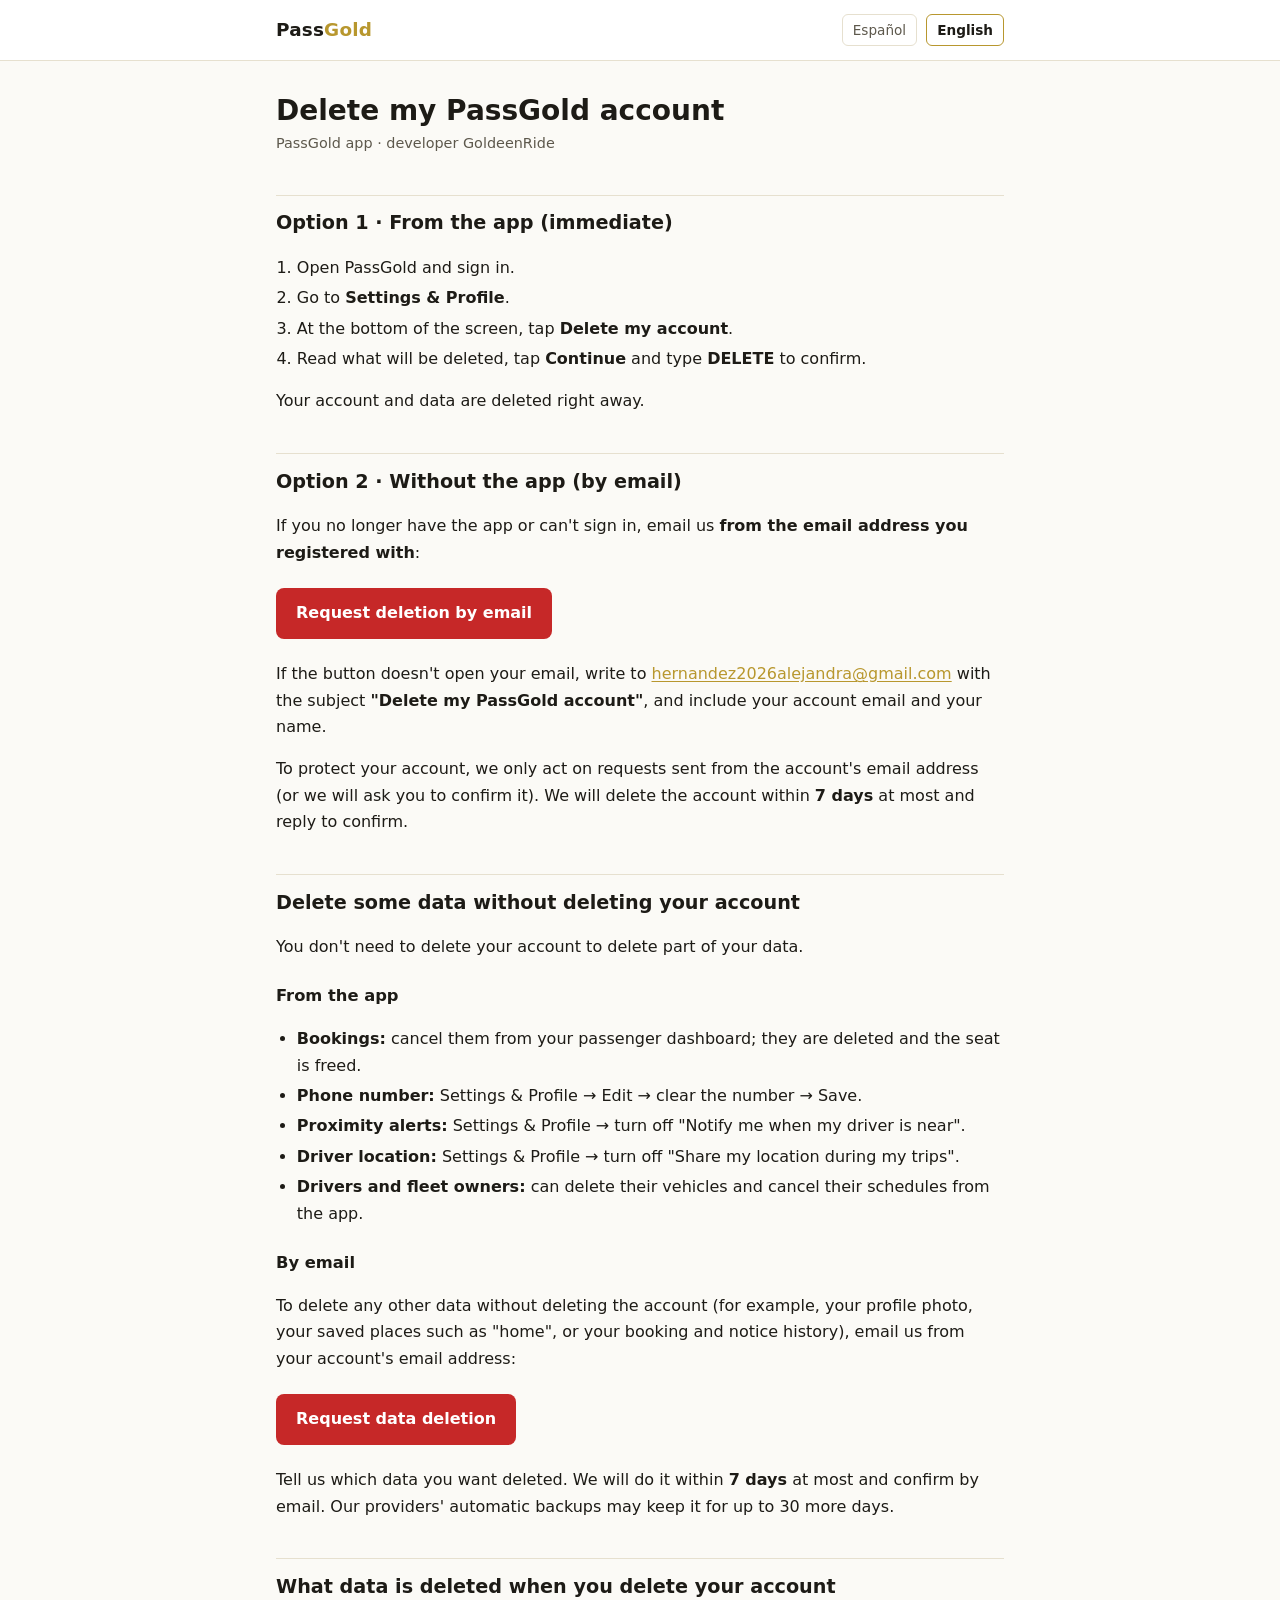
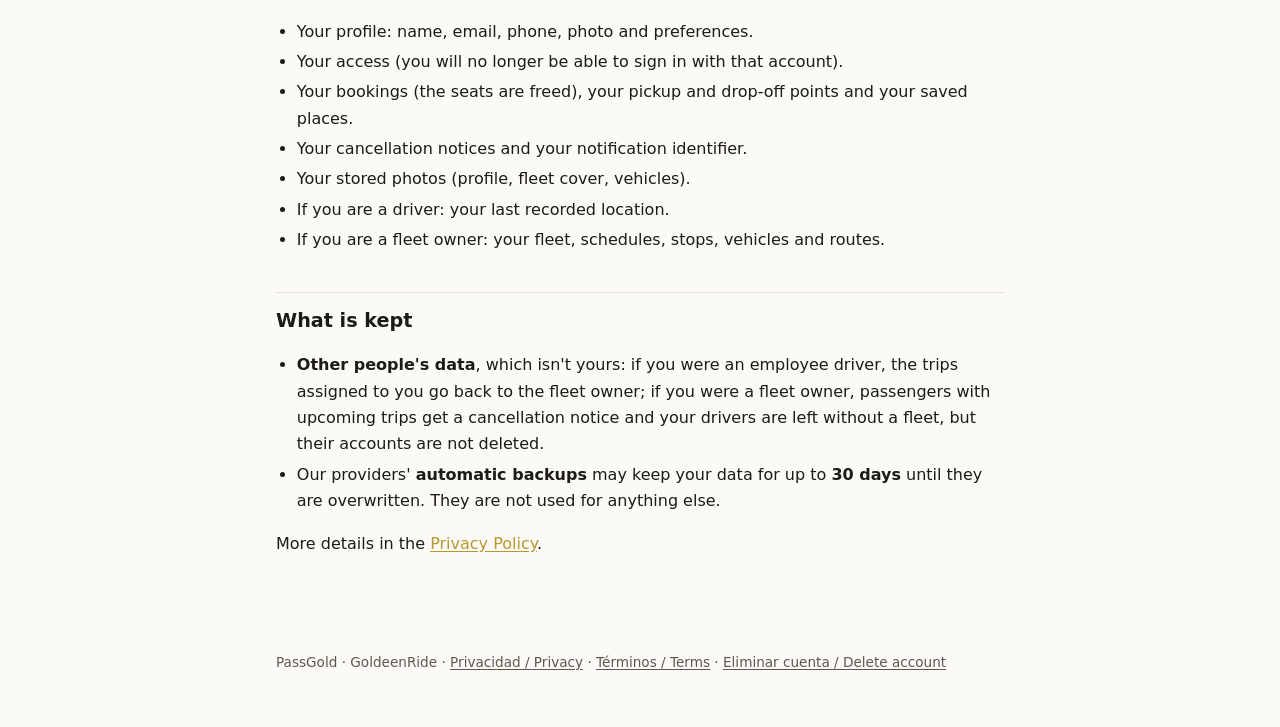
<file: eliminar-cuenta.html>
<!doctype html>
<html lang="es" data-lang="es" data-title-es="Eliminar mi cuenta · PassGold" data-title-en="Delete my account · PassGold">
<head>
<meta charset="utf-8">
<meta name="viewport" content="width=device-width, initial-scale=1">
<title>Eliminar mi cuenta · PassGold</title>
<meta name="description" content="Cómo eliminar tu cuenta de PassGold (GoldeenRide) o solo algunos datos. / How to delete your PassGold (GoldeenRide) account or just some data.">
<link rel="stylesheet" href="estilos.css">
</head>
<body>
<header>
  <div class="barra">
    <a class="marca" href="index.html">Pass<span>Gold</span></a>
    <nav class="idioma" aria-label="Idioma / Language">
      <button type="button" data-lang="es" aria-pressed="true">Español</button>
      <button type="button" data-lang="en" aria-pressed="false">English</button>
    </nav>
  </div>
</header>

<!-- ============================ ESPAÑOL ============================ -->
<main lang="es">
  <h1>Eliminar mi cuenta de PassGold</h1>
  <p class="fecha">App PassGold · desarrolladora GoldeenRide</p>

  <h2>Opción 1 · Desde la app (inmediato)</h2>
  <ol>
    <li>Abre PassGold e inicia sesión.</li>
    <li>Ve a <strong>Ajustes y Perfil</strong>.</li>
    <li>Al final de la pantalla, toca <strong>Eliminar mi cuenta</strong>.</li>
    <li>Lee lo que se va a borrar, toca <strong>Continuar</strong> y escribe <strong>ELIMINAR</strong> para confirmar.</li>
  </ol>
  <p>Tu cuenta y tus datos se borran en ese momento.</p>

  <h2>Opción 2 · Sin la app (por correo)</h2>
  <p>Si ya no tienes la app instalada o no puedes entrar, envíanos un correo <strong>desde el correo con el que te registraste</strong>:</p>
  <p><a class="boton" href="mailto:hernandez2026alejandra@gmail.com?subject=Eliminar%20mi%20cuenta%20de%20PassGold&amp;body=Hola%2C%20quiero%20eliminar%20mi%20cuenta%20de%20PassGold%20y%20todos%20mis%20datos.%0A%0ACorreo%20de%20la%20cuenta%3A%20%0ANombre%3A%20">Pedir la eliminación por correo</a></p>
  <p>Si el botón no abre tu correo, escribe a <a href="mailto:hernandez2026alejandra@gmail.com">hernandez2026alejandra@gmail.com</a> con el asunto <strong>"Eliminar mi cuenta de PassGold"</strong>, e indica el correo de tu cuenta y tu nombre.</p>
  <p>Para proteger tu cuenta, solo atendemos pedidos enviados desde el correo de la cuenta (o te pediremos confirmarlo). Eliminaremos la cuenta en un plazo máximo de <strong>7 días</strong> y te responderemos para confirmarlo.</p>

  <h2 id="borrar-datos">Borrar algunos datos sin eliminar tu cuenta</h2>
  <p>No hace falta eliminar la cuenta para borrar parte de tus datos.</p>
  <h3>Desde la app</h3>
  <ul>
    <li><strong>Reservas:</strong> cancélalas desde tu panel de pasajero; se borran y el asiento queda libre.</li>
    <li><strong>Teléfono:</strong> Ajustes y Perfil → Editar → borra el número → Guardar.</li>
    <li><strong>Avisos de cercanía:</strong> Ajustes y Perfil → apaga "Avisarme cuando mi chofer esté cerca".</li>
    <li><strong>Ubicación del chofer:</strong> Ajustes y Perfil → apaga "Compartir mi ubicación en mis viajes".</li>
    <li><strong>Choferes y dueños de flota:</strong> pueden borrar sus vehículos y cancelar sus horarios desde la app.</li>
  </ul>
  <h3>Por correo</h3>
  <p>Para borrar cualquier otro dato sin eliminar la cuenta (por ejemplo, tu foto de perfil, tus lugares guardados como "casa", o tu historial de reservas y avisos), escríbenos desde el correo de tu cuenta:</p>
  <p><a class="boton" href="mailto:hernandez2026alejandra@gmail.com?subject=Borrar%20datos%20de%20mi%20cuenta%20de%20PassGold&amp;body=Hola%2C%20quiero%20borrar%20estos%20datos%20sin%20eliminar%20mi%20cuenta%3A%0A%0A-%20%0A%0ACorreo%20de%20la%20cuenta%3A%20">Pedir que se borren datos</a></p>
  <p>Indica qué datos quieres borrar. Lo haremos en un plazo máximo de <strong>7 días</strong> y te confirmaremos por correo. Las copias de seguridad automáticas de nuestros proveedores pueden conservarlos hasta 30 días más.</p>

  <h2>Qué datos se borran al eliminar la cuenta</h2>
  <ul>
    <li>Tu perfil: nombre, correo, teléfono, foto y preferencias.</li>
    <li>Tu acceso (ya no podrás iniciar sesión con esa cuenta).</li>
    <li>Tus reservas (los asientos quedan libres), tus puntos de recogida y bajada y tus lugares guardados.</li>
    <li>Tus avisos de cancelación y tu identificador de notificaciones.</li>
    <li>Tus fotos guardadas (perfil, portada de flota, vehículos).</li>
    <li>Si eres chofer: tu última ubicación registrada.</li>
    <li>Si eres dueño de flota: tu flota, horarios, paradas, vehículos y rutas.</li>
  </ul>

  <h2>Qué se conserva</h2>
  <ul>
    <li><strong>Datos de otras personas</strong>, que no son tuyos: si eras chofer empleado, los viajes que tenías asignados pasan al dueño de la flota; si eras dueño de flota, los pasajeros con viajes futuros reciben un aviso de cancelación y tus choferes quedan sin flota, pero sus cuentas no se borran.</li>
    <li>Las <strong>copias de seguridad automáticas</strong> de nuestros proveedores pueden conservar tus datos hasta <strong>30 días</strong>, hasta que se reemplazan. No se usan para nada más.</li>
  </ul>
  <p>Más detalles en la <a href="privacidad.html?lang=es#eliminar">Política de Privacidad</a>.</p>
</main>

<!-- ============================ ENGLISH ============================ -->
<main lang="en">
  <h1>Delete my PassGold account</h1>
  <p class="fecha">PassGold app · developer GoldeenRide</p>

  <h2>Option 1 · From the app (immediate)</h2>
  <ol>
    <li>Open PassGold and sign in.</li>
    <li>Go to <strong>Settings &amp; Profile</strong>.</li>
    <li>At the bottom of the screen, tap <strong>Delete my account</strong>.</li>
    <li>Read what will be deleted, tap <strong>Continue</strong> and type <strong>DELETE</strong> to confirm.</li>
  </ol>
  <p>Your account and data are deleted right away.</p>

  <h2>Option 2 · Without the app (by email)</h2>
  <p>If you no longer have the app or can't sign in, email us <strong>from the email address you registered with</strong>:</p>
  <p><a class="boton" href="mailto:hernandez2026alejandra@gmail.com?subject=Delete%20my%20PassGold%20account&amp;body=Hi%2C%20I%20want%20to%20delete%20my%20PassGold%20account%20and%20all%20my%20data.%0A%0AAccount%20email%3A%20%0AName%3A%20">Request deletion by email</a></p>
  <p>If the button doesn't open your email, write to <a href="mailto:hernandez2026alejandra@gmail.com">hernandez2026alejandra@gmail.com</a> with the subject <strong>"Delete my PassGold account"</strong>, and include your account email and your name.</p>
  <p>To protect your account, we only act on requests sent from the account's email address (or we will ask you to confirm it). We will delete the account within <strong>7 days</strong> at most and reply to confirm.</p>

  <h2 id="delete-data">Delete some data without deleting your account</h2>
  <p>You don't need to delete your account to delete part of your data.</p>
  <h3>From the app</h3>
  <ul>
    <li><strong>Bookings:</strong> cancel them from your passenger dashboard; they are deleted and the seat is freed.</li>
    <li><strong>Phone number:</strong> Settings &amp; Profile → Edit → clear the number → Save.</li>
    <li><strong>Proximity alerts:</strong> Settings &amp; Profile → turn off "Notify me when my driver is near".</li>
    <li><strong>Driver location:</strong> Settings &amp; Profile → turn off "Share my location during my trips".</li>
    <li><strong>Drivers and fleet owners:</strong> can delete their vehicles and cancel their schedules from the app.</li>
  </ul>
  <h3>By email</h3>
  <p>To delete any other data without deleting the account (for example, your profile photo, your saved places such as "home", or your booking and notice history), email us from your account's email address:</p>
  <p><a class="boton" href="mailto:hernandez2026alejandra@gmail.com?subject=Delete%20data%20from%20my%20PassGold%20account&amp;body=Hi%2C%20I%20want%20to%20delete%20this%20data%20without%20deleting%20my%20account%3A%0A%0A-%20%0A%0AAccount%20email%3A%20">Request data deletion</a></p>
  <p>Tell us which data you want deleted. We will do it within <strong>7 days</strong> at most and confirm by email. Our providers' automatic backups may keep it for up to 30 more days.</p>

  <h2>What data is deleted when you delete your account</h2>
  <ul>
    <li>Your profile: name, email, phone, photo and preferences.</li>
    <li>Your access (you will no longer be able to sign in with that account).</li>
    <li>Your bookings (the seats are freed), your pickup and drop-off points and your saved places.</li>
    <li>Your cancellation notices and your notification identifier.</li>
    <li>Your stored photos (profile, fleet cover, vehicles).</li>
    <li>If you are a driver: your last recorded location.</li>
    <li>If you are a fleet owner: your fleet, schedules, stops, vehicles and routes.</li>
  </ul>

  <h2>What is kept</h2>
  <ul>
    <li><strong>Other people's data</strong>, which isn't yours: if you were an employee driver, the trips assigned to you go back to the fleet owner; if you were a fleet owner, passengers with upcoming trips get a cancellation notice and your drivers are left without a fleet, but their accounts are not deleted.</li>
    <li>Our providers' <strong>automatic backups</strong> may keep your data for up to <strong>30 days</strong> until they are overwritten. They are not used for anything else.</li>
  </ul>
  <p>More details in the <a href="privacidad.html?lang=en#delete">Privacy Policy</a>.</p>
</main>

<footer>
  <p>PassGold · GoldeenRide · <a href="privacidad.html">Privacidad / Privacy</a> · <a href="terminos.html">Términos / Terms</a> · <a href="eliminar-cuenta.html">Eliminar cuenta / Delete account</a></p>
</footer>
<script src="idioma.js"></script>
</body>
</html>
</file>
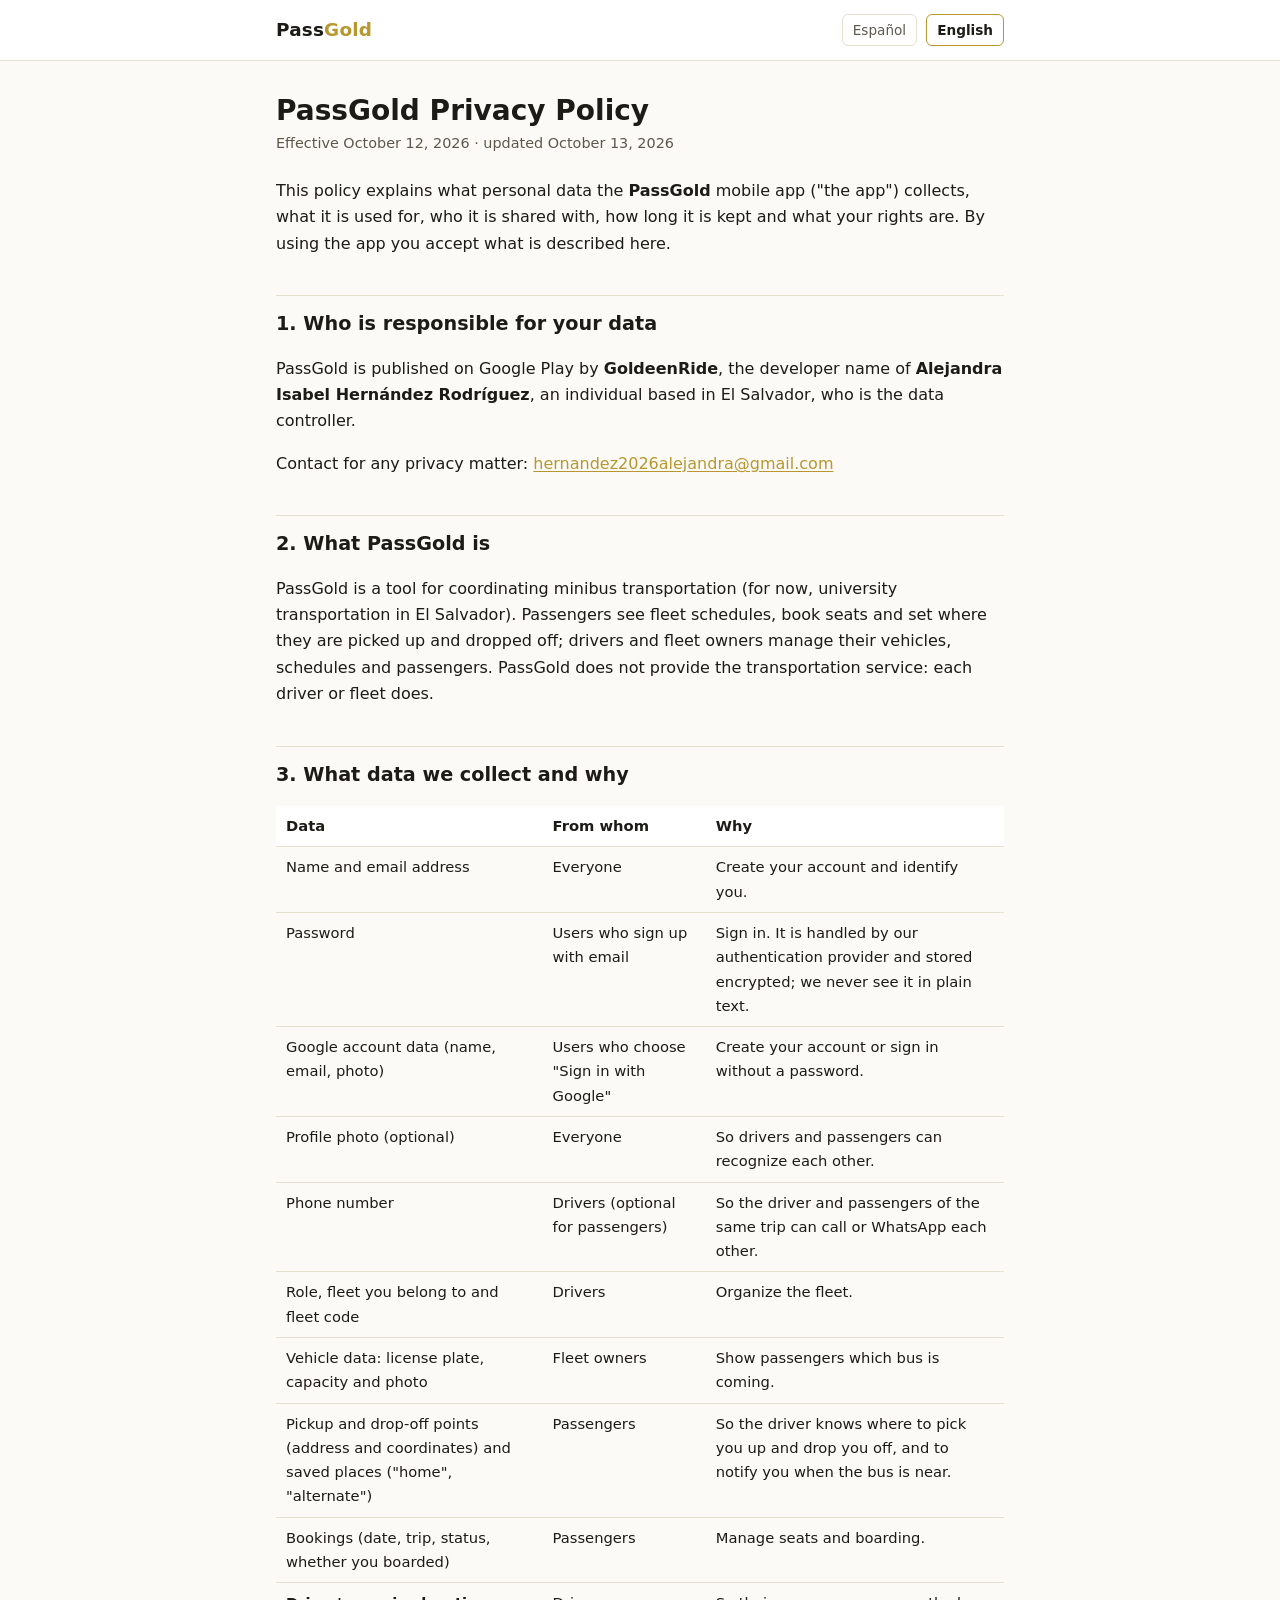
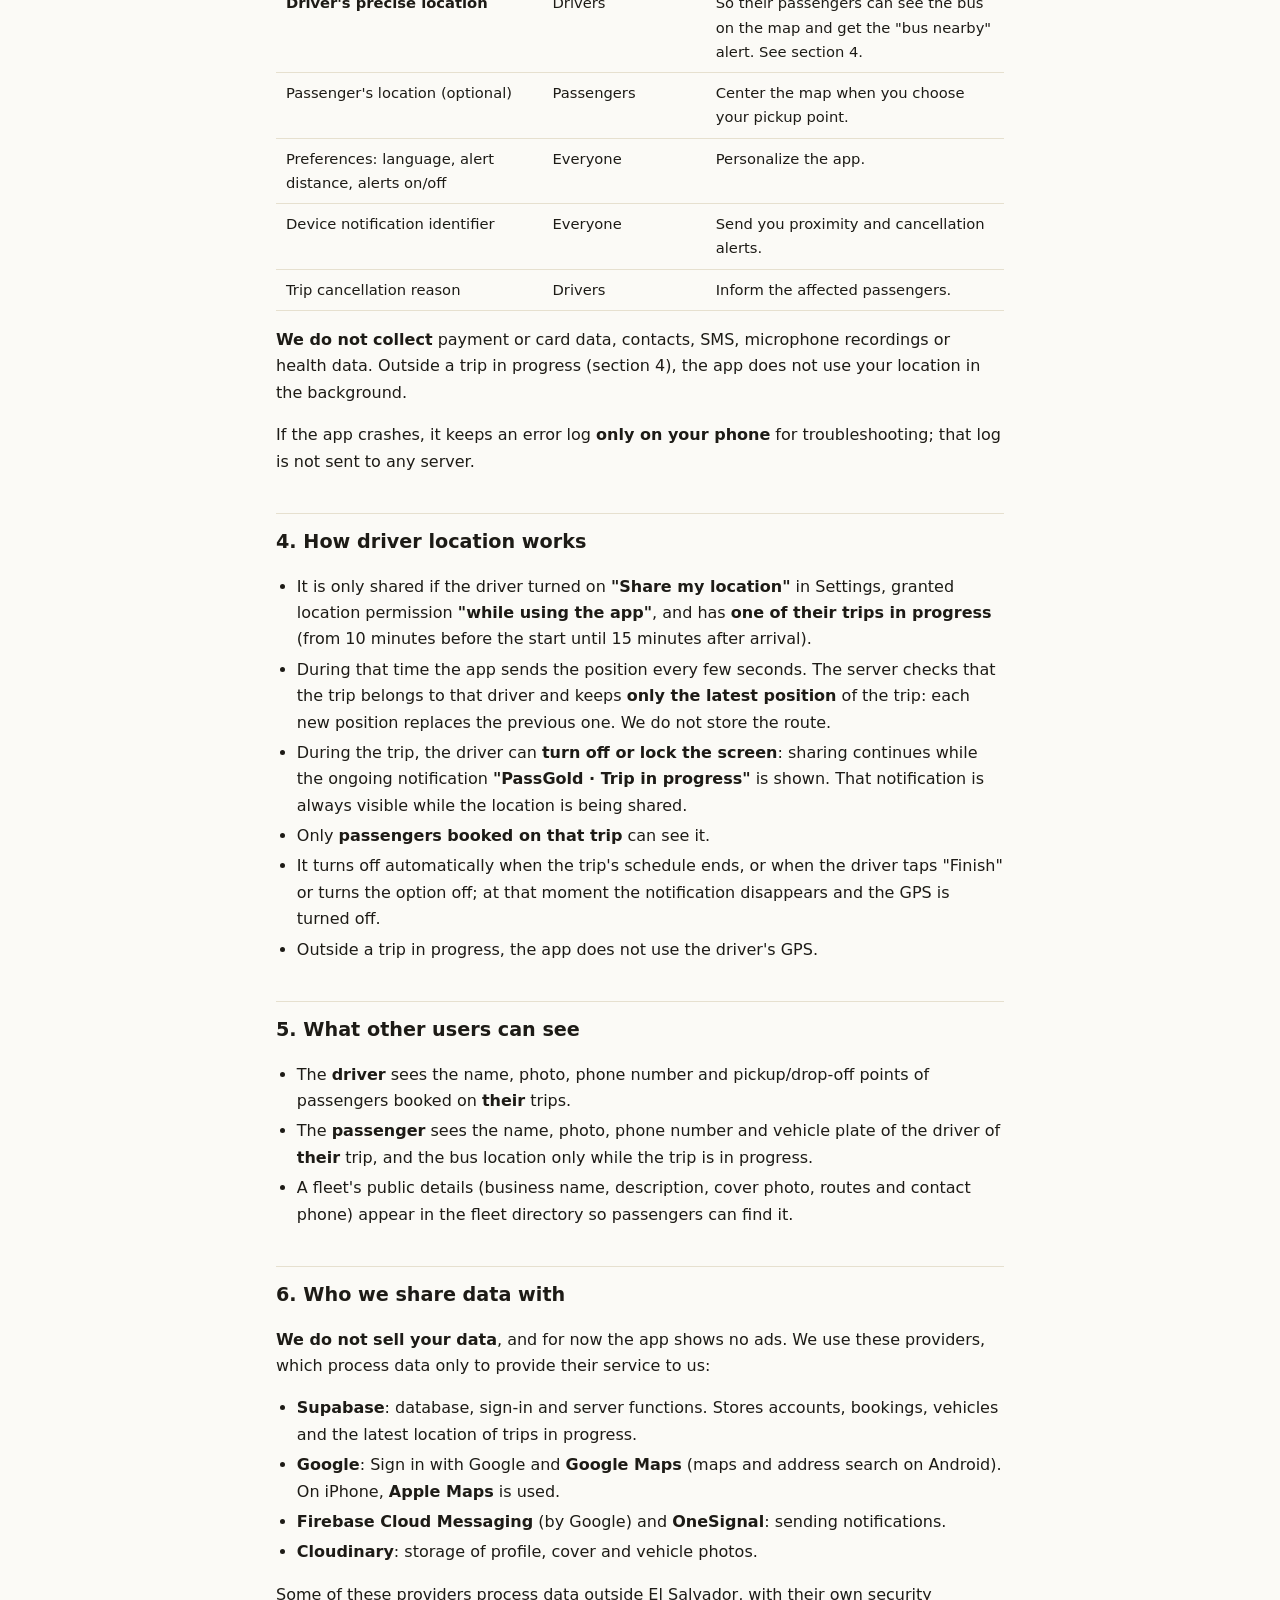
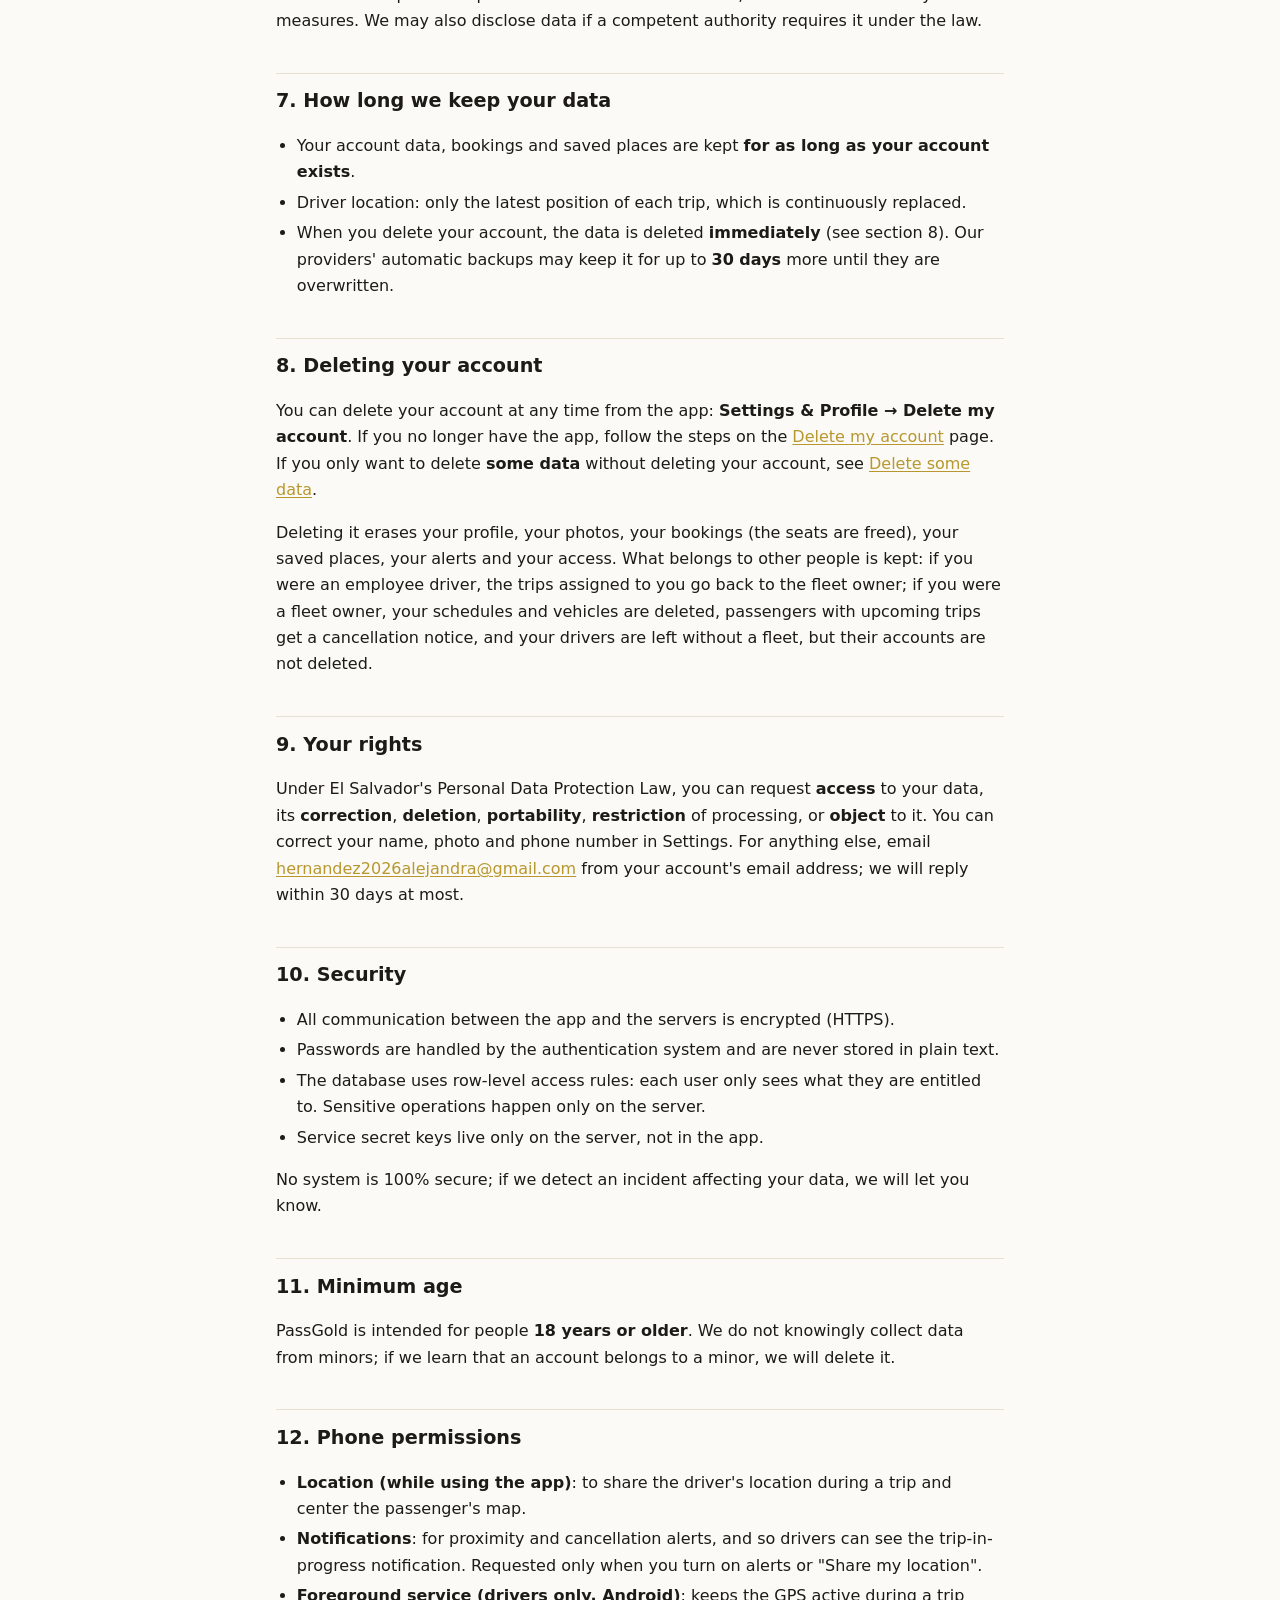
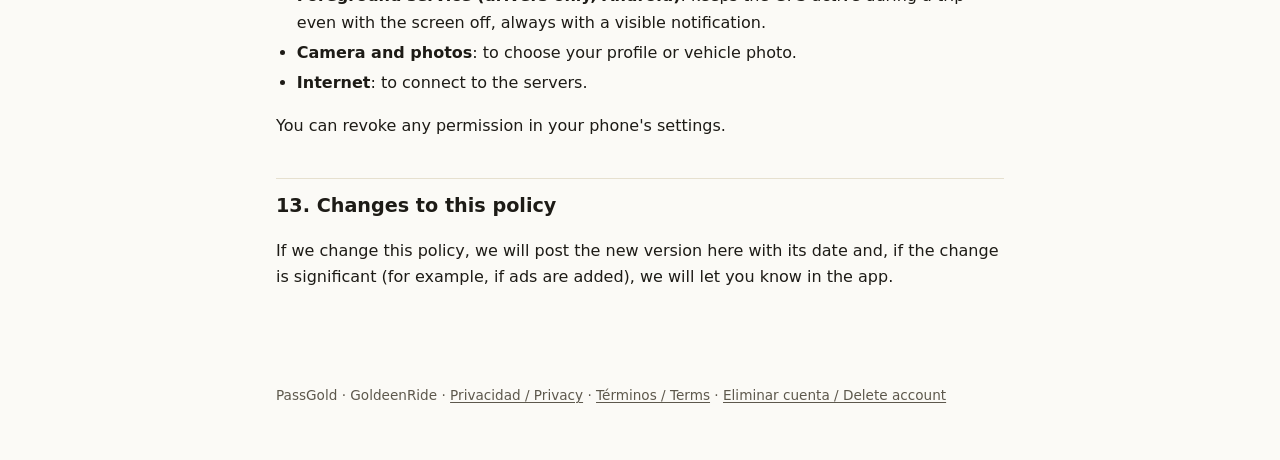
<file: privacidad.html>
<!doctype html>
<html lang="es" data-lang="es" data-title-es="Política de Privacidad · PassGold" data-title-en="Privacy Policy · PassGold">
<head>
<meta charset="utf-8">
<meta name="viewport" content="width=device-width, initial-scale=1">
<title>Política de Privacidad · PassGold</title>
<meta name="description" content="Política de privacidad de la app PassGold, publicada por GoldeenRide. / Privacy policy of the PassGold app, published by GoldeenRide.">
<link rel="stylesheet" href="estilos.css">
</head>
<body>
<header>
  <div class="barra">
    <a class="marca" href="index.html">Pass<span>Gold</span></a>
    <nav class="idioma" aria-label="Idioma / Language">
      <button type="button" data-lang="es" aria-pressed="true">Español</button>
      <button type="button" data-lang="en" aria-pressed="false">English</button>
    </nav>
  </div>
</header>

<!-- ============================ ESPAÑOL ============================ -->
<main lang="es">
  <h1>Política de Privacidad de PassGold</h1>
  <p class="fecha">Vigente desde el 12 de octubre de 2026 · actualizada el 13 de octubre de 2026</p>

  <p>Esta política explica qué datos personales recoge la aplicación móvil <strong>PassGold</strong> ("la app"), para qué los usa, con quién los comparte, cuánto tiempo los guarda y qué derechos tienes. Al usar la app aceptas lo que se describe aquí.</p>

  <h2>1. Quién es responsable de tus datos</h2>
  <p>PassGold es publicada en Google Play por <strong>GoldeenRide</strong>, nombre de desarrollador de <strong>Alejandra Isabel Hernández Rodríguez</strong>, persona física con domicilio en El Salvador, quien es la responsable del tratamiento de tus datos.</p>
  <p>Contacto para cualquier tema de privacidad: <a href="mailto:hernandez2026alejandra@gmail.com">hernandez2026alejandra@gmail.com</a></p>

  <h2>2. Qué es PassGold</h2>
  <p>PassGold es una herramienta para coordinar el transporte en microbús (por ahora, transporte universitario en El Salvador). Los pasajeros ven los horarios de las flotas, reservan asientos e indican dónde los recogen y dónde los dejan; los choferes y dueños de flota organizan sus vehículos, horarios y pasajeros. PassGold no presta el servicio de transporte: lo presta cada chofer o flota.</p>

  <h2>3. Qué datos recogemos y para qué</h2>
  <div class="tabla">
  <table>
    <thead><tr><th>Dato</th><th>De quién</th><th>Para qué</th></tr></thead>
    <tbody>
      <tr><td>Nombre y correo electrónico</td><td>Todos</td><td>Crear tu cuenta e identificarte.</td></tr>
      <tr><td>Contraseña</td><td>Quien se registra con correo</td><td>Iniciar sesión. La gestiona nuestro proveedor de autenticación y se guarda cifrada; nunca la vemos en texto plano.</td></tr>
      <tr><td>Datos de tu cuenta de Google (nombre, correo, foto)</td><td>Quien elige "Entrar con Google"</td><td>Crear tu cuenta o iniciar sesión sin contraseña.</td></tr>
      <tr><td>Foto de perfil (opcional)</td><td>Todos</td><td>Que choferes y pasajeros se reconozcan.</td></tr>
      <tr><td>Número de teléfono</td><td>Choferes (opcional para pasajeros)</td><td>Que el chofer y los pasajeros de un mismo viaje puedan llamarse o escribirse por WhatsApp.</td></tr>
      <tr><td>Rol, flota a la que perteneces y código de flota</td><td>Choferes</td><td>Organizar la flota.</td></tr>
      <tr><td>Datos del vehículo: placa, capacidad y foto</td><td>Dueños de flota</td><td>Mostrar a los pasajeros qué microbús llega.</td></tr>
      <tr><td>Puntos de recogida y bajada (dirección y coordenadas) y lugares guardados ("casa", "alterno")</td><td>Pasajeros</td><td>Que el chofer sepa dónde recogerte y dejarte, y avisarte cuando el micro esté cerca.</td></tr>
      <tr><td>Reservas (fecha, viaje, estado, si ya abordaste)</td><td>Pasajeros</td><td>Gestionar los asientos y el abordaje.</td></tr>
      <tr><td><strong>Ubicación precisa del chofer</strong></td><td>Choferes</td><td>Que sus pasajeros vean en el mapa dónde viene el micro y reciban el aviso "micro cerca". Ver la sección 4.</td></tr>
      <tr><td>Ubicación del pasajero (opcional)</td><td>Pasajeros</td><td>Centrar el mapa cuando eliges tu punto de recogida.</td></tr>
      <tr><td>Preferencias: idioma, distancia de aviso, avisos activados</td><td>Todos</td><td>Personalizar la app.</td></tr>
      <tr><td>Identificador de notificaciones del dispositivo</td><td>Todos</td><td>Enviarte avisos de cercanía y de cancelaciones.</td></tr>
      <tr><td>Motivo de cancelación de un viaje</td><td>Choferes</td><td>Informar a los pasajeros afectados.</td></tr>
    </tbody>
  </table>
  </div>
  <p><strong>No recogemos</strong> datos de pago ni de tarjetas, contactos, mensajes SMS, grabaciones del micrófono ni datos de salud. Fuera de un viaje en curso (sección 4), la app no usa tu ubicación en segundo plano.</p>
  <p>Si la app falla, guarda un registro de errores <strong>solo en tu teléfono</strong> para diagnóstico; ese registro no se envía a ningún servidor.</p>

  <h2>4. Cómo funciona la ubicación del chofer</h2>
  <ul>
    <li>Solo se comparte si el chofer activó <strong>"Compartir mi ubicación"</strong> en Ajustes, concedió el permiso de ubicación <strong>"mientras se usa la app"</strong> y tiene un <strong>viaje suyo en curso</strong> (desde 10 minutos antes del inicio hasta 15 minutos después de la llegada).</li>
    <li>Durante ese tiempo, la app envía la posición cada pocos segundos. El servidor comprueba que el viaje es de ese chofer y guarda <strong>solo la última posición</strong> del viaje: cada nueva posición reemplaza a la anterior. No guardamos el recorrido.</li>
    <li>Durante el viaje, el chofer puede <strong>apagar o bloquear la pantalla</strong>: el envío continúa mientras se muestra la notificación fija <strong>"PassGold · Viaje en curso"</strong>. Esa notificación siempre está visible mientras se comparte la ubicación.</li>
    <li>Solo la ven los <strong>pasajeros con reserva en ese viaje</strong>.</li>
    <li>Se apaga sola al terminar el horario del viaje, o cuando el chofer toca "Finalizar" o desactiva la opción; en ese momento desaparece la notificación y el GPS se apaga.</li>
    <li>Fuera de un viaje en curso, la app no usa el GPS del chofer.</li>
  </ul>

  <h2>5. Qué ven otros usuarios</h2>
  <ul>
    <li>El <strong>chofer</strong> ve el nombre, la foto, el teléfono y los puntos de recogida y bajada de los pasajeros que reservaron en <strong>sus</strong> viajes.</li>
    <li>El <strong>pasajero</strong> ve el nombre, la foto, el teléfono y la placa del vehículo del chofer de <strong>su</strong> viaje, y la ubicación del micro solo mientras el viaje está en curso.</li>
    <li>Los datos públicos de una flota (nombre comercial, descripción, foto de portada, rutas y teléfono de contacto) aparecen en el directorio de flotas para que los pasajeros la encuentren.</li>
  </ul>

  <h2>6. Con quién compartimos datos</h2>
  <p><strong>No vendemos tus datos</strong> y por ahora la app no muestra publicidad. Usamos estos proveedores, que tratan los datos solo para prestarnos su servicio:</p>
  <ul>
    <li><strong>Supabase</strong>: base de datos, inicio de sesión y funciones del servidor. Guarda cuentas, reservas, vehículos y la última ubicación de los viajes en curso.</li>
    <li><strong>Google</strong>: inicio de sesión con Google y <strong>Google Maps</strong> (mapas y búsqueda de direcciones en Android). En iPhone se usa <strong>Apple Maps</strong>.</li>
    <li><strong>Firebase Cloud Messaging</strong> (de Google) y <strong>OneSignal</strong>: envío de notificaciones.</li>
    <li><strong>Cloudinary</strong>: almacenamiento de fotos de perfil, de portada y de vehículos.</li>
  </ul>
  <p>Algunos de estos proveedores procesan datos fuera de El Salvador, con sus propias medidas de seguridad. También podríamos revelar datos si una autoridad competente lo exige conforme a la ley.</p>

  <h2>7. Cuánto tiempo guardamos tus datos</h2>
  <ul>
    <li>Tus datos de cuenta, reservas y lugares guardados se conservan <strong>mientras tu cuenta exista</strong>.</li>
    <li>La ubicación del chofer: solo la última posición de cada viaje, que se reemplaza continuamente.</li>
    <li>Cuando eliminas tu cuenta, los datos se borran <strong>de inmediato</strong> (ver sección 8). Las copias de seguridad automáticas de nuestros proveedores pueden conservarlos hasta <strong>30 días</strong> más, hasta que se reemplazan.</li>
  </ul>

  <h2 id="eliminar">8. Eliminar tu cuenta</h2>
  <p>Puedes eliminar tu cuenta en cualquier momento desde la app: <strong>Ajustes y Perfil → Eliminar mi cuenta</strong>. Si ya no tienes la app, sigue los pasos de la página <a href="eliminar-cuenta.html?lang=es">Eliminar mi cuenta</a>. Si solo quieres borrar <strong>algunos datos</strong> sin eliminar la cuenta, mira <a href="eliminar-cuenta.html?lang=es#borrar-datos">Borrar algunos datos</a>.</p>
  <p>Al eliminarla se borran tu perfil, tus fotos, tus reservas (los asientos quedan libres), tus lugares guardados, tus avisos y tu acceso. Lo que pertenece a otras personas se conserva: si eras chofer empleado, los viajes que tenías asignados pasan al dueño de la flota; si eras dueño de flota, se borran tus horarios y vehículos, los pasajeros con viajes futuros reciben un aviso de cancelación y tus choferes quedan sin flota, pero sus cuentas no se borran.</p>

  <h2>9. Tus derechos</h2>
  <p>De acuerdo con la Ley para la Protección de Datos Personales de El Salvador, puedes pedir <strong>acceso</strong> a tus datos, su <strong>rectificación</strong>, su <strong>eliminación</strong>, la <strong>portabilidad</strong>, la <strong>limitación</strong> del tratamiento u <strong>oponerte</strong> a él. Puedes corregir tu nombre, foto y teléfono desde Ajustes. Para lo demás, escríbenos a <a href="mailto:hernandez2026alejandra@gmail.com">hernandez2026alejandra@gmail.com</a> desde el correo de tu cuenta; responderemos en un plazo máximo de 30 días.</p>

  <h2>10. Seguridad</h2>
  <ul>
    <li>Toda la comunicación entre la app y los servidores va cifrada (HTTPS).</li>
    <li>Las contraseñas las gestiona el sistema de autenticación y nunca se guardan en texto plano.</li>
    <li>La base de datos tiene reglas de acceso por fila: cada usuario solo ve lo que le corresponde. Las operaciones delicadas se hacen solo en el servidor.</li>
    <li>Las claves secretas de los servicios están solo en el servidor, no en la app.</li>
  </ul>
  <p>Ningún sistema es 100 % seguro; si detectamos un incidente que afecte tus datos, te avisaremos.</p>

  <h2>11. Edad mínima</h2>
  <p>PassGold está dirigida a personas de <strong>18 años o más</strong>. No recogemos a sabiendas datos de menores de edad; si nos enteramos de que una cuenta pertenece a un menor, la eliminaremos.</p>

  <h2>12. Permisos del teléfono</h2>
  <ul>
    <li><strong>Ubicación (mientras se usa la app)</strong>: para compartir la ubicación del chofer durante un viaje y centrar el mapa del pasajero.</li>
    <li><strong>Notificaciones</strong>: para los avisos de cercanía y de cancelación, y para que el chofer vea la notificación de viaje en curso. Se piden solo cuando activas los avisos o "Compartir mi ubicación".</li>
    <li><strong>Servicio en primer plano (solo choferes, Android)</strong>: mantiene el GPS activo durante un viaje aunque la pantalla esté apagada, siempre con una notificación visible.</li>
    <li><strong>Cámara y fotos</strong>: para elegir tu foto de perfil o la de tu vehículo.</li>
    <li><strong>Internet</strong>: para conectarse a los servidores.</li>
  </ul>
  <p>Puedes retirar cualquier permiso en los ajustes de tu teléfono.</p>

  <h2>13. Cambios a esta política</h2>
  <p>Si cambiamos esta política, publicaremos la nueva versión aquí con su fecha y, si el cambio es importante (por ejemplo, si se agrega publicidad), te avisaremos en la app.</p>
</main>

<!-- ============================ ENGLISH ============================ -->
<main lang="en">
  <h1>PassGold Privacy Policy</h1>
  <p class="fecha">Effective October 12, 2026 · updated October 13, 2026</p>

  <p>This policy explains what personal data the <strong>PassGold</strong> mobile app ("the app") collects, what it is used for, who it is shared with, how long it is kept and what your rights are. By using the app you accept what is described here.</p>

  <h2>1. Who is responsible for your data</h2>
  <p>PassGold is published on Google Play by <strong>GoldeenRide</strong>, the developer name of <strong>Alejandra Isabel Hernández Rodríguez</strong>, an individual based in El Salvador, who is the data controller.</p>
  <p>Contact for any privacy matter: <a href="mailto:hernandez2026alejandra@gmail.com">hernandez2026alejandra@gmail.com</a></p>

  <h2>2. What PassGold is</h2>
  <p>PassGold is a tool for coordinating minibus transportation (for now, university transportation in El Salvador). Passengers see fleet schedules, book seats and set where they are picked up and dropped off; drivers and fleet owners manage their vehicles, schedules and passengers. PassGold does not provide the transportation service: each driver or fleet does.</p>

  <h2>3. What data we collect and why</h2>
  <div class="tabla">
  <table>
    <thead><tr><th>Data</th><th>From whom</th><th>Why</th></tr></thead>
    <tbody>
      <tr><td>Name and email address</td><td>Everyone</td><td>Create your account and identify you.</td></tr>
      <tr><td>Password</td><td>Users who sign up with email</td><td>Sign in. It is handled by our authentication provider and stored encrypted; we never see it in plain text.</td></tr>
      <tr><td>Google account data (name, email, photo)</td><td>Users who choose "Sign in with Google"</td><td>Create your account or sign in without a password.</td></tr>
      <tr><td>Profile photo (optional)</td><td>Everyone</td><td>So drivers and passengers can recognize each other.</td></tr>
      <tr><td>Phone number</td><td>Drivers (optional for passengers)</td><td>So the driver and passengers of the same trip can call or WhatsApp each other.</td></tr>
      <tr><td>Role, fleet you belong to and fleet code</td><td>Drivers</td><td>Organize the fleet.</td></tr>
      <tr><td>Vehicle data: license plate, capacity and photo</td><td>Fleet owners</td><td>Show passengers which bus is coming.</td></tr>
      <tr><td>Pickup and drop-off points (address and coordinates) and saved places ("home", "alternate")</td><td>Passengers</td><td>So the driver knows where to pick you up and drop you off, and to notify you when the bus is near.</td></tr>
      <tr><td>Bookings (date, trip, status, whether you boarded)</td><td>Passengers</td><td>Manage seats and boarding.</td></tr>
      <tr><td><strong>Driver's precise location</strong></td><td>Drivers</td><td>So their passengers can see the bus on the map and get the "bus nearby" alert. See section 4.</td></tr>
      <tr><td>Passenger's location (optional)</td><td>Passengers</td><td>Center the map when you choose your pickup point.</td></tr>
      <tr><td>Preferences: language, alert distance, alerts on/off</td><td>Everyone</td><td>Personalize the app.</td></tr>
      <tr><td>Device notification identifier</td><td>Everyone</td><td>Send you proximity and cancellation alerts.</td></tr>
      <tr><td>Trip cancellation reason</td><td>Drivers</td><td>Inform the affected passengers.</td></tr>
    </tbody>
  </table>
  </div>
  <p><strong>We do not collect</strong> payment or card data, contacts, SMS, microphone recordings or health data. Outside a trip in progress (section 4), the app does not use your location in the background.</p>
  <p>If the app crashes, it keeps an error log <strong>only on your phone</strong> for troubleshooting; that log is not sent to any server.</p>

  <h2>4. How driver location works</h2>
  <ul>
    <li>It is only shared if the driver turned on <strong>"Share my location"</strong> in Settings, granted location permission <strong>"while using the app"</strong>, and has <strong>one of their trips in progress</strong> (from 10 minutes before the start until 15 minutes after arrival).</li>
    <li>During that time the app sends the position every few seconds. The server checks that the trip belongs to that driver and keeps <strong>only the latest position</strong> of the trip: each new position replaces the previous one. We do not store the route.</li>
    <li>During the trip, the driver can <strong>turn off or lock the screen</strong>: sharing continues while the ongoing notification <strong>"PassGold · Trip in progress"</strong> is shown. That notification is always visible while the location is being shared.</li>
    <li>Only <strong>passengers booked on that trip</strong> can see it.</li>
    <li>It turns off automatically when the trip's schedule ends, or when the driver taps "Finish" or turns the option off; at that moment the notification disappears and the GPS is turned off.</li>
    <li>Outside a trip in progress, the app does not use the driver's GPS.</li>
  </ul>

  <h2>5. What other users can see</h2>
  <ul>
    <li>The <strong>driver</strong> sees the name, photo, phone number and pickup/drop-off points of passengers booked on <strong>their</strong> trips.</li>
    <li>The <strong>passenger</strong> sees the name, photo, phone number and vehicle plate of the driver of <strong>their</strong> trip, and the bus location only while the trip is in progress.</li>
    <li>A fleet's public details (business name, description, cover photo, routes and contact phone) appear in the fleet directory so passengers can find it.</li>
  </ul>

  <h2>6. Who we share data with</h2>
  <p><strong>We do not sell your data</strong>, and for now the app shows no ads. We use these providers, which process data only to provide their service to us:</p>
  <ul>
    <li><strong>Supabase</strong>: database, sign-in and server functions. Stores accounts, bookings, vehicles and the latest location of trips in progress.</li>
    <li><strong>Google</strong>: Sign in with Google and <strong>Google Maps</strong> (maps and address search on Android). On iPhone, <strong>Apple Maps</strong> is used.</li>
    <li><strong>Firebase Cloud Messaging</strong> (by Google) and <strong>OneSignal</strong>: sending notifications.</li>
    <li><strong>Cloudinary</strong>: storage of profile, cover and vehicle photos.</li>
  </ul>
  <p>Some of these providers process data outside El Salvador, with their own security measures. We may also disclose data if a competent authority requires it under the law.</p>

  <h2>7. How long we keep your data</h2>
  <ul>
    <li>Your account data, bookings and saved places are kept <strong>for as long as your account exists</strong>.</li>
    <li>Driver location: only the latest position of each trip, which is continuously replaced.</li>
    <li>When you delete your account, the data is deleted <strong>immediately</strong> (see section 8). Our providers' automatic backups may keep it for up to <strong>30 days</strong> more until they are overwritten.</li>
  </ul>

  <h2 id="delete">8. Deleting your account</h2>
  <p>You can delete your account at any time from the app: <strong>Settings &amp; Profile → Delete my account</strong>. If you no longer have the app, follow the steps on the <a href="eliminar-cuenta.html?lang=en">Delete my account</a> page. If you only want to delete <strong>some data</strong> without deleting your account, see <a href="eliminar-cuenta.html?lang=en#delete-data">Delete some data</a>.</p>
  <p>Deleting it erases your profile, your photos, your bookings (the seats are freed), your saved places, your alerts and your access. What belongs to other people is kept: if you were an employee driver, the trips assigned to you go back to the fleet owner; if you were a fleet owner, your schedules and vehicles are deleted, passengers with upcoming trips get a cancellation notice, and your drivers are left without a fleet, but their accounts are not deleted.</p>

  <h2>9. Your rights</h2>
  <p>Under El Salvador's Personal Data Protection Law, you can request <strong>access</strong> to your data, its <strong>correction</strong>, <strong>deletion</strong>, <strong>portability</strong>, <strong>restriction</strong> of processing, or <strong>object</strong> to it. You can correct your name, photo and phone number in Settings. For anything else, email <a href="mailto:hernandez2026alejandra@gmail.com">hernandez2026alejandra@gmail.com</a> from your account's email address; we will reply within 30 days at most.</p>

  <h2>10. Security</h2>
  <ul>
    <li>All communication between the app and the servers is encrypted (HTTPS).</li>
    <li>Passwords are handled by the authentication system and are never stored in plain text.</li>
    <li>The database uses row-level access rules: each user only sees what they are entitled to. Sensitive operations happen only on the server.</li>
    <li>Service secret keys live only on the server, not in the app.</li>
  </ul>
  <p>No system is 100% secure; if we detect an incident affecting your data, we will let you know.</p>

  <h2>11. Minimum age</h2>
  <p>PassGold is intended for people <strong>18 years or older</strong>. We do not knowingly collect data from minors; if we learn that an account belongs to a minor, we will delete it.</p>

  <h2>12. Phone permissions</h2>
  <ul>
    <li><strong>Location (while using the app)</strong>: to share the driver's location during a trip and center the passenger's map.</li>
    <li><strong>Notifications</strong>: for proximity and cancellation alerts, and so drivers can see the trip-in-progress notification. Requested only when you turn on alerts or "Share my location".</li>
    <li><strong>Foreground service (drivers only, Android)</strong>: keeps the GPS active during a trip even with the screen off, always with a visible notification.</li>
    <li><strong>Camera and photos</strong>: to choose your profile or vehicle photo.</li>
    <li><strong>Internet</strong>: to connect to the servers.</li>
  </ul>
  <p>You can revoke any permission in your phone's settings.</p>

  <h2>13. Changes to this policy</h2>
  <p>If we change this policy, we will post the new version here with its date and, if the change is significant (for example, if ads are added), we will let you know in the app.</p>
</main>

<footer>
  <p>PassGold · GoldeenRide · <a href="privacidad.html">Privacidad / Privacy</a> · <a href="terminos.html">Términos / Terms</a> · <a href="eliminar-cuenta.html">Eliminar cuenta / Delete account</a></p>
</footer>
<script src="idioma.js"></script>
</body>
</html>
</file>
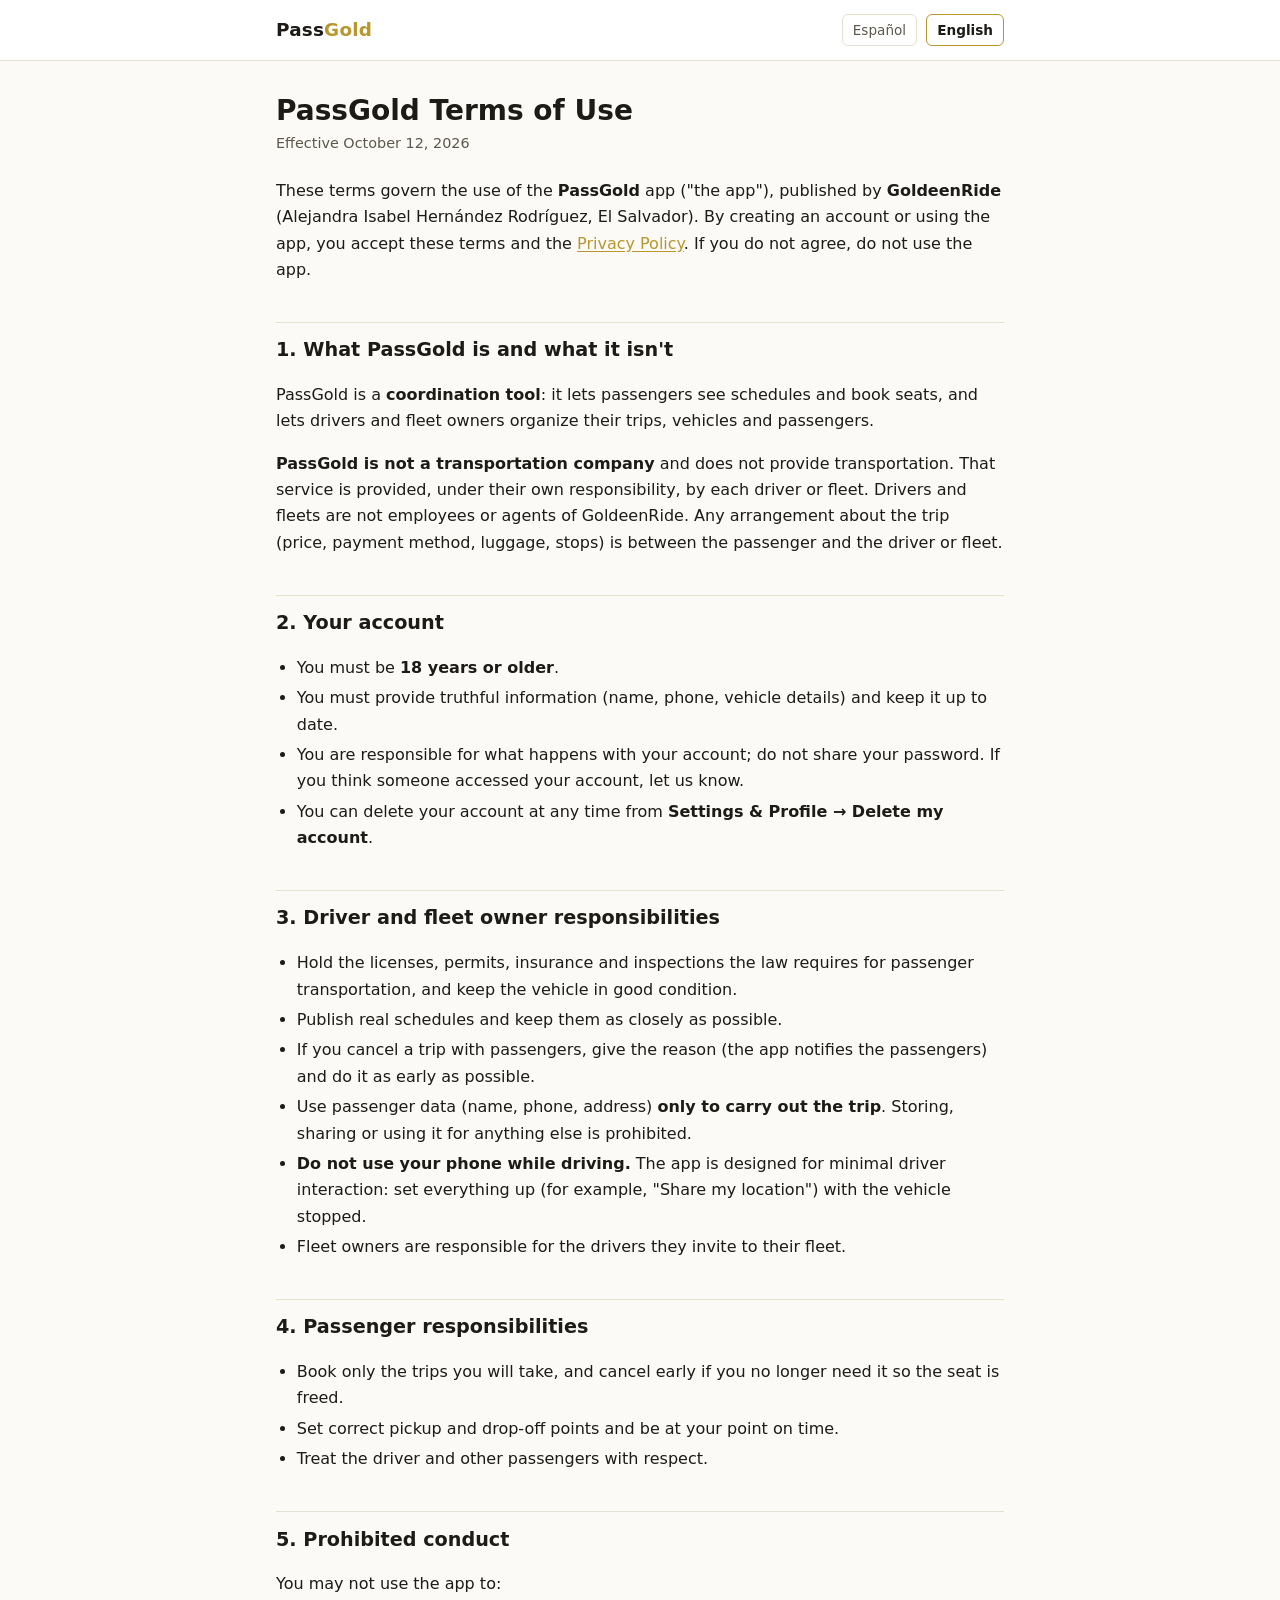
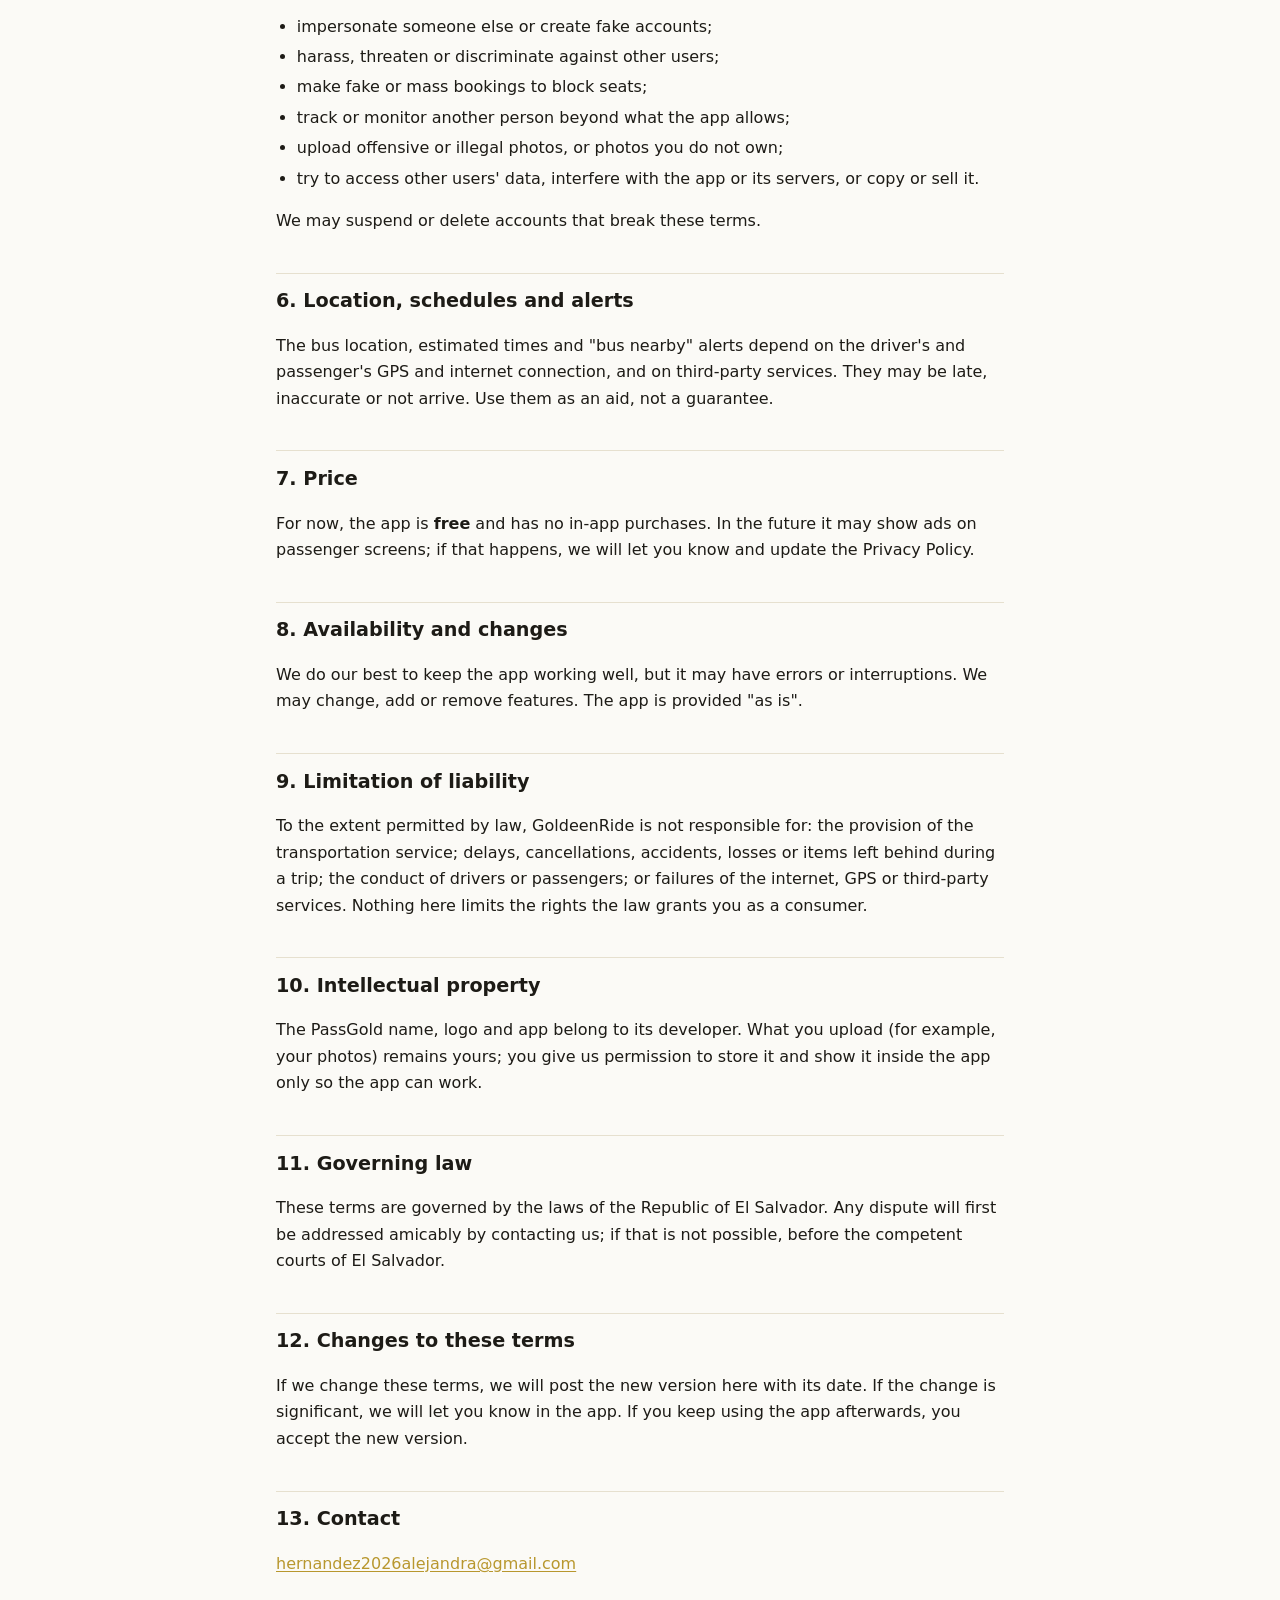
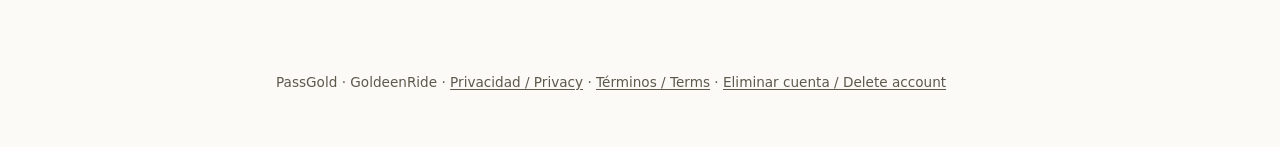
<file: terminos.html>
<!doctype html>
<html lang="es" data-lang="es" data-title-es="Términos de Uso · PassGold" data-title-en="Terms of Use · PassGold">
<head>
<meta charset="utf-8">
<meta name="viewport" content="width=device-width, initial-scale=1">
<title>Términos de Uso · PassGold</title>
<meta name="description" content="Términos y condiciones de uso de la app PassGold. / Terms of use of the PassGold app.">
<link rel="stylesheet" href="estilos.css">
</head>
<body>
<header>
  <div class="barra">
    <a class="marca" href="index.html">Pass<span>Gold</span></a>
    <nav class="idioma" aria-label="Idioma / Language">
      <button type="button" data-lang="es" aria-pressed="true">Español</button>
      <button type="button" data-lang="en" aria-pressed="false">English</button>
    </nav>
  </div>
</header>

<!-- ============================ ESPAÑOL ============================ -->
<main lang="es">
  <h1>Términos y Condiciones de Uso de PassGold</h1>
  <p class="fecha">Vigentes desde el 12 de octubre de 2026</p>

  <p>Estos términos regulan el uso de la aplicación <strong>PassGold</strong> ("la app"), publicada por <strong>GoldeenRide</strong> (Alejandra Isabel Hernández Rodríguez, El Salvador). Al crear una cuenta o usar la app, aceptas estos términos y la <a href="privacidad.html?lang=es">Política de Privacidad</a>. Si no estás de acuerdo, no uses la app.</p>

  <h2>1. Qué es PassGold y qué no es</h2>
  <p>PassGold es una <strong>herramienta de coordinación</strong>: permite a los pasajeros ver horarios y reservar asientos, y a los choferes y dueños de flota organizar sus viajes, vehículos y pasajeros.</p>
  <p><strong>PassGold no es una empresa de transporte</strong> y no presta el servicio de transporte. Ese servicio lo presta, bajo su propia responsabilidad, cada chofer o flota. Los choferes y flotas no son empleados ni representantes de GoldeenRide. Cualquier acuerdo sobre el viaje (precio, forma de pago, equipaje, paradas) es entre el pasajero y el chofer o flota.</p>

  <h2>2. Tu cuenta</h2>
  <ul>
    <li>Debes tener <strong>18 años o más</strong>.</li>
    <li>Debes dar información verdadera (nombre, teléfono, datos del vehículo) y mantenerla al día.</li>
    <li>Eres responsable de lo que pase con tu cuenta; no compartas tu contraseña. Si crees que alguien entró a tu cuenta, avísanos.</li>
    <li>Puedes eliminar tu cuenta cuando quieras desde <strong>Ajustes y Perfil → Eliminar mi cuenta</strong>.</li>
  </ul>

  <h2>3. Responsabilidades de los choferes y dueños de flota</h2>
  <ul>
    <li>Contar con las licencias, permisos, seguros y revisiones que exija la ley para el transporte de personas, y mantener el vehículo en buen estado.</li>
    <li>Publicar horarios reales y cumplirlos en lo posible.</li>
    <li>Si cancelas un viaje con pasajeros, indicar el motivo (la app se lo notifica a los pasajeros) y hacerlo con la mayor anticipación posible.</li>
    <li>Usar los datos de los pasajeros (nombre, teléfono, dirección) <strong>solo para realizar el viaje</strong>. Está prohibido guardarlos, compartirlos o usarlos para otro fin.</li>
    <li><strong>No usar el teléfono mientras manejas.</strong> La app está pensada para que el chofer interactúe lo mínimo: configura todo (por ejemplo, "Compartir mi ubicación") con el vehículo detenido.</li>
    <li>Los dueños de flota son responsables de los choferes que invitan a su flota.</li>
  </ul>

  <h2>4. Responsabilidades de los pasajeros</h2>
  <ul>
    <li>Reservar solo los viajes que vas a tomar y cancelar con anticipación si ya no lo necesitas, para liberar el asiento.</li>
    <li>Indicar puntos de recogida y bajada correctos y estar a tiempo en tu punto.</li>
    <li>Tratar con respeto al chofer y a los demás pasajeros.</li>
  </ul>

  <h2>5. Conducta prohibida</h2>
  <p>No puedes usar la app para:</p>
  <ul>
    <li>hacerte pasar por otra persona o crear cuentas falsas;</li>
    <li>acosar, amenazar o discriminar a otros usuarios;</li>
    <li>hacer reservas falsas o masivas para bloquear asientos;</li>
    <li>rastrear o vigilar a otra persona fuera de lo que la app permite;</li>
    <li>subir fotos ofensivas, ilegales o que no te pertenezcan;</li>
    <li>intentar acceder a datos de otros usuarios, alterar el funcionamiento de la app o de sus servidores, o copiarla o venderla.</li>
  </ul>
  <p>Podemos suspender o eliminar cuentas que incumplan estos términos.</p>

  <h2>6. Ubicación, horarios y avisos</h2>
  <p>La ubicación del micro, las horas estimadas y los avisos de "micro cerca" dependen del GPS y de la conexión a internet del chofer y del pasajero, y de servicios de terceros. Pueden retrasarse, ser imprecisos o no llegar. Úsalos como una ayuda, no como una garantía.</p>

  <h2>7. Precio</h2>
  <p>Por ahora, la app es <strong>gratuita</strong> y no tiene compras dentro de la app. En el futuro podría mostrar publicidad en las pantallas de pasajero; si eso pasa, lo avisaremos y actualizaremos la Política de Privacidad.</p>

  <h2>8. Disponibilidad y cambios</h2>
  <p>Hacemos lo posible para que la app funcione bien, pero puede tener fallas o interrupciones. Podemos cambiar, agregar o quitar funciones. La app se ofrece "tal como está".</p>

  <h2>9. Limitación de responsabilidad</h2>
  <p>En la medida en que la ley lo permita, GoldeenRide no responde por: la prestación del servicio de transporte; retrasos, cancelaciones, accidentes, pérdidas u objetos olvidados durante un viaje; la conducta de choferes o pasajeros; ni por fallas de internet, del GPS o de servicios de terceros. Nada de lo anterior limita los derechos que la ley te reconoce como consumidor.</p>

  <h2>10. Propiedad intelectual</h2>
  <p>El nombre PassGold, el logo y la app pertenecen a su desarrolladora. Lo que tú subes (por ejemplo, tus fotos) sigue siendo tuyo; nos das permiso para guardarlo y mostrarlo dentro de la app solo para que funcione.</p>

  <h2>11. Ley aplicable</h2>
  <p>Estos términos se rigen por las leyes de la República de El Salvador. Cualquier controversia se tratará primero de resolver de forma amistosa escribiéndonos; si no es posible, ante los tribunales competentes de El Salvador.</p>

  <h2>12. Cambios a estos términos</h2>
  <p>Si cambiamos estos términos, publicaremos la nueva versión aquí con su fecha. Si el cambio es importante, te avisaremos en la app. Si sigues usando la app después, aceptas la nueva versión.</p>

  <h2>13. Contacto</h2>
  <p><a href="mailto:hernandez2026alejandra@gmail.com">hernandez2026alejandra@gmail.com</a></p>
</main>

<!-- ============================ ENGLISH ============================ -->
<main lang="en">
  <h1>PassGold Terms of Use</h1>
  <p class="fecha">Effective October 12, 2026</p>

  <p>These terms govern the use of the <strong>PassGold</strong> app ("the app"), published by <strong>GoldeenRide</strong> (Alejandra Isabel Hernández Rodríguez, El Salvador). By creating an account or using the app, you accept these terms and the <a href="privacidad.html?lang=en">Privacy Policy</a>. If you do not agree, do not use the app.</p>

  <h2>1. What PassGold is and what it isn't</h2>
  <p>PassGold is a <strong>coordination tool</strong>: it lets passengers see schedules and book seats, and lets drivers and fleet owners organize their trips, vehicles and passengers.</p>
  <p><strong>PassGold is not a transportation company</strong> and does not provide transportation. That service is provided, under their own responsibility, by each driver or fleet. Drivers and fleets are not employees or agents of GoldeenRide. Any arrangement about the trip (price, payment method, luggage, stops) is between the passenger and the driver or fleet.</p>

  <h2>2. Your account</h2>
  <ul>
    <li>You must be <strong>18 years or older</strong>.</li>
    <li>You must provide truthful information (name, phone, vehicle details) and keep it up to date.</li>
    <li>You are responsible for what happens with your account; do not share your password. If you think someone accessed your account, let us know.</li>
    <li>You can delete your account at any time from <strong>Settings &amp; Profile → Delete my account</strong>.</li>
  </ul>

  <h2>3. Driver and fleet owner responsibilities</h2>
  <ul>
    <li>Hold the licenses, permits, insurance and inspections the law requires for passenger transportation, and keep the vehicle in good condition.</li>
    <li>Publish real schedules and keep them as closely as possible.</li>
    <li>If you cancel a trip with passengers, give the reason (the app notifies the passengers) and do it as early as possible.</li>
    <li>Use passenger data (name, phone, address) <strong>only to carry out the trip</strong>. Storing, sharing or using it for anything else is prohibited.</li>
    <li><strong>Do not use your phone while driving.</strong> The app is designed for minimal driver interaction: set everything up (for example, "Share my location") with the vehicle stopped.</li>
    <li>Fleet owners are responsible for the drivers they invite to their fleet.</li>
  </ul>

  <h2>4. Passenger responsibilities</h2>
  <ul>
    <li>Book only the trips you will take, and cancel early if you no longer need it so the seat is freed.</li>
    <li>Set correct pickup and drop-off points and be at your point on time.</li>
    <li>Treat the driver and other passengers with respect.</li>
  </ul>

  <h2>5. Prohibited conduct</h2>
  <p>You may not use the app to:</p>
  <ul>
    <li>impersonate someone else or create fake accounts;</li>
    <li>harass, threaten or discriminate against other users;</li>
    <li>make fake or mass bookings to block seats;</li>
    <li>track or monitor another person beyond what the app allows;</li>
    <li>upload offensive or illegal photos, or photos you do not own;</li>
    <li>try to access other users' data, interfere with the app or its servers, or copy or sell it.</li>
  </ul>
  <p>We may suspend or delete accounts that break these terms.</p>

  <h2>6. Location, schedules and alerts</h2>
  <p>The bus location, estimated times and "bus nearby" alerts depend on the driver's and passenger's GPS and internet connection, and on third-party services. They may be late, inaccurate or not arrive. Use them as an aid, not a guarantee.</p>

  <h2>7. Price</h2>
  <p>For now, the app is <strong>free</strong> and has no in-app purchases. In the future it may show ads on passenger screens; if that happens, we will let you know and update the Privacy Policy.</p>

  <h2>8. Availability and changes</h2>
  <p>We do our best to keep the app working well, but it may have errors or interruptions. We may change, add or remove features. The app is provided "as is".</p>

  <h2>9. Limitation of liability</h2>
  <p>To the extent permitted by law, GoldeenRide is not responsible for: the provision of the transportation service; delays, cancellations, accidents, losses or items left behind during a trip; the conduct of drivers or passengers; or failures of the internet, GPS or third-party services. Nothing here limits the rights the law grants you as a consumer.</p>

  <h2>10. Intellectual property</h2>
  <p>The PassGold name, logo and app belong to its developer. What you upload (for example, your photos) remains yours; you give us permission to store it and show it inside the app only so the app can work.</p>

  <h2>11. Governing law</h2>
  <p>These terms are governed by the laws of the Republic of El Salvador. Any dispute will first be addressed amicably by contacting us; if that is not possible, before the competent courts of El Salvador.</p>

  <h2>12. Changes to these terms</h2>
  <p>If we change these terms, we will post the new version here with its date. If the change is significant, we will let you know in the app. If you keep using the app afterwards, you accept the new version.</p>

  <h2>13. Contact</h2>
  <p><a href="mailto:hernandez2026alejandra@gmail.com">hernandez2026alejandra@gmail.com</a></p>
</main>

<footer>
  <p>PassGold · GoldeenRide · <a href="privacidad.html">Privacidad / Privacy</a> · <a href="terminos.html">Términos / Terms</a> · <a href="eliminar-cuenta.html">Eliminar cuenta / Delete account</a></p>
</footer>
<script src="idioma.js"></script>
</body>
</html>
</file>
<file: estilos.css>
:root {
  --oro: #b8972e;
  --oro-claro: #d4af37;
  --fondo: #fbfaf6;
  --superficie: #ffffff;
  --texto: #1d1b16;
  --texto-sub: #5d584c;
  --borde: #e6e0cf;
  --peligro: #c62828;
}
@media (prefers-color-scheme: dark) {
  :root {
    --oro: #d4af37;
    --fondo: #121212;
    --superficie: #1c1b18;
    --texto: #f1ede2;
    --texto-sub: #b5ae9c;
    --borde: #34312a;
    --peligro: #ef5350;
  }
}
* { box-sizing: border-box; }
html { -webkit-text-size-adjust: 100%; }
body {
  margin: 0;
  background: var(--fondo);
  color: var(--texto);
  font: 16px/1.65 system-ui, -apple-system, "Segoe UI", Roboto, "Helvetica Neue", Arial, sans-serif;
}
header {
  border-bottom: 1px solid var(--borde);
  background: var(--superficie);
}
.barra {
  max-width: 760px; margin: 0 auto; padding: 14px 16px;
  display: flex; align-items: center; justify-content: space-between; gap: 12px; flex-wrap: wrap;
}
.marca { font-weight: 700; font-size: 1.15rem; color: var(--texto); text-decoration: none; letter-spacing: .2px; }
.marca span { color: var(--oro); }
nav.idioma button {
  font: inherit; font-size: .85rem; cursor: pointer;
  border: 1px solid var(--borde); background: transparent; color: var(--texto-sub);
  padding: 4px 10px; border-radius: 6px; margin-left: 4px;
}
nav.idioma button[aria-pressed="true"] { border-color: var(--oro); color: var(--texto); font-weight: 600; }
main { max-width: 760px; margin: 0 auto; padding: 24px 16px 64px; }
h1 { font-size: 1.75rem; line-height: 1.25; margin: 8px 0 4px; }
h2 { font-size: 1.2rem; margin: 2em 0 .5em; padding-top: .6em; border-top: 1px solid var(--borde); }
h3 { font-size: 1.02rem; margin: 1.4em 0 .3em; }
.fecha { color: var(--texto-sub); font-size: .9rem; margin: 0 0 1.5em; }
a { color: var(--oro); text-underline-offset: 2px; }
ul, ol { padding-left: 1.3em; }
li { margin: .25em 0; }
.tabla { overflow-x: auto; margin: 1em 0; }
table { border-collapse: collapse; width: 100%; font-size: .92rem; min-width: 520px; }
th, td { text-align: left; vertical-align: top; padding: 8px 10px; border-bottom: 1px solid var(--borde); }
th { background: var(--superficie); font-weight: 600; }
.nota {
  background: var(--superficie); border: 1px solid var(--borde); border-left: 4px solid var(--oro);
  padding: 12px 16px; border-radius: 8px; margin: 1.2em 0;
}
.boton {
  display: inline-block; background: var(--peligro); color: #fff; text-decoration: none; font-weight: 600;
  padding: 12px 20px; border-radius: 8px; margin: .4em 0;
}
.tarjetas { display: grid; gap: 12px; margin-top: 1.5em; }
.tarjetas a {
  display: block; padding: 16px; border: 1px solid var(--borde); border-radius: 10px;
  background: var(--superficie); text-decoration: none; color: var(--texto);
}
.tarjetas a strong { color: var(--oro); }
footer { max-width: 760px; margin: 0 auto; padding: 0 16px 40px; color: var(--texto-sub); font-size: .85rem; }
footer a { color: var(--texto-sub); }

/* Idioma: se muestra solo el bloque del idioma elegido */
html[data-lang="es"] [lang="en"]:not(html) { display: none; }
html[data-lang="en"] [lang="es"]:not(html) { display: none; }
</file>
